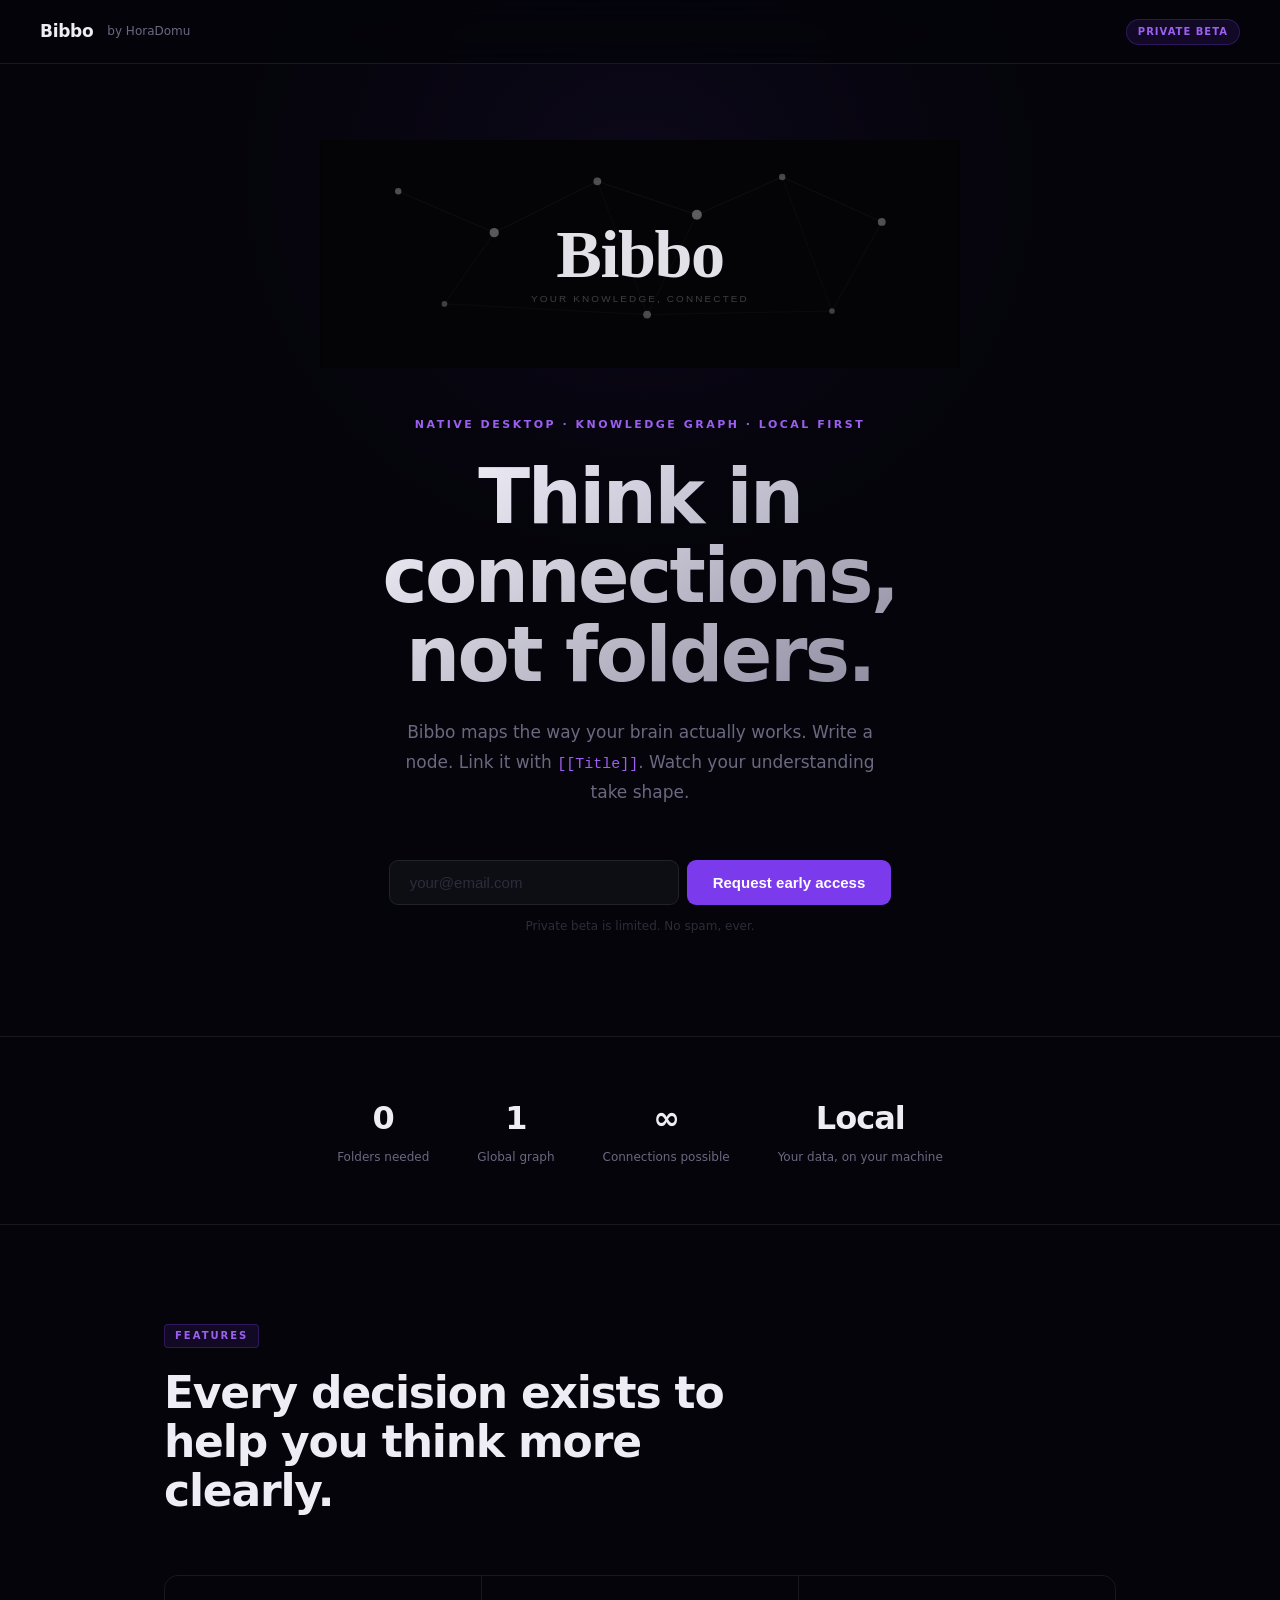
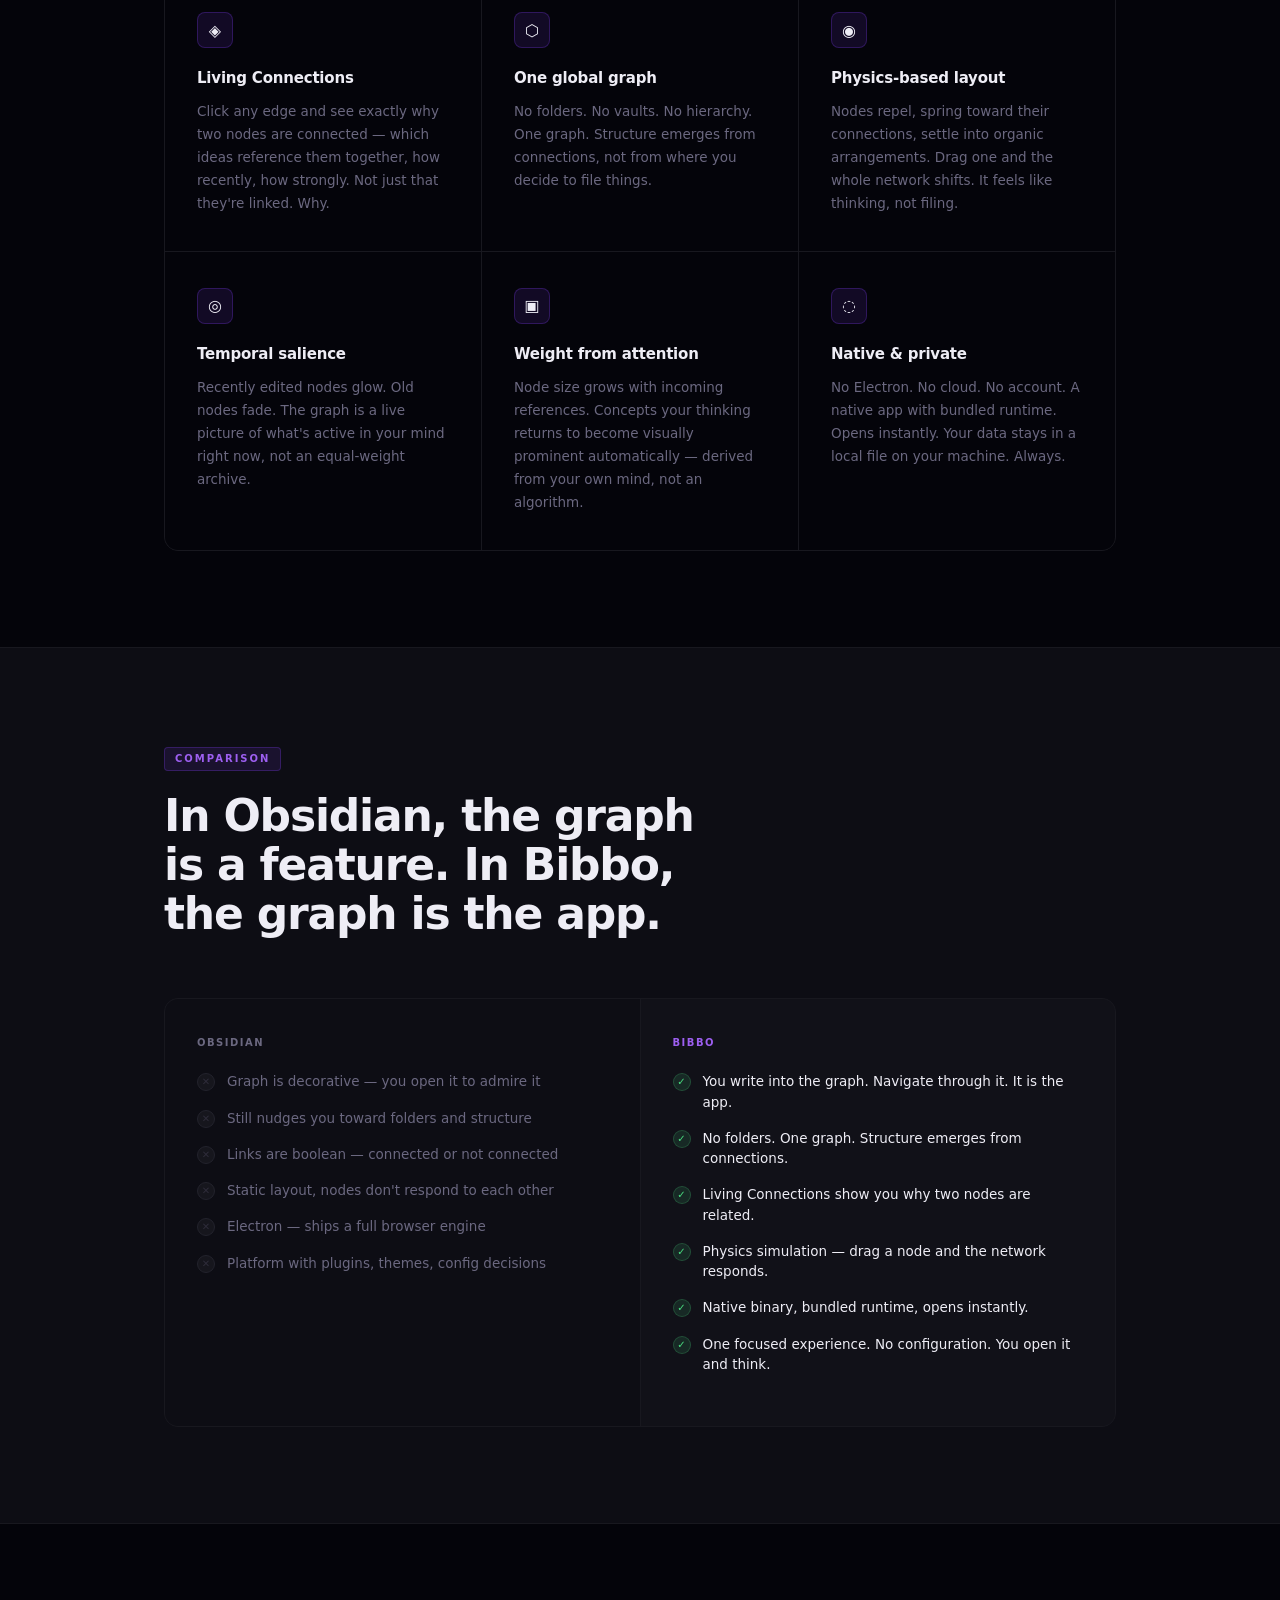
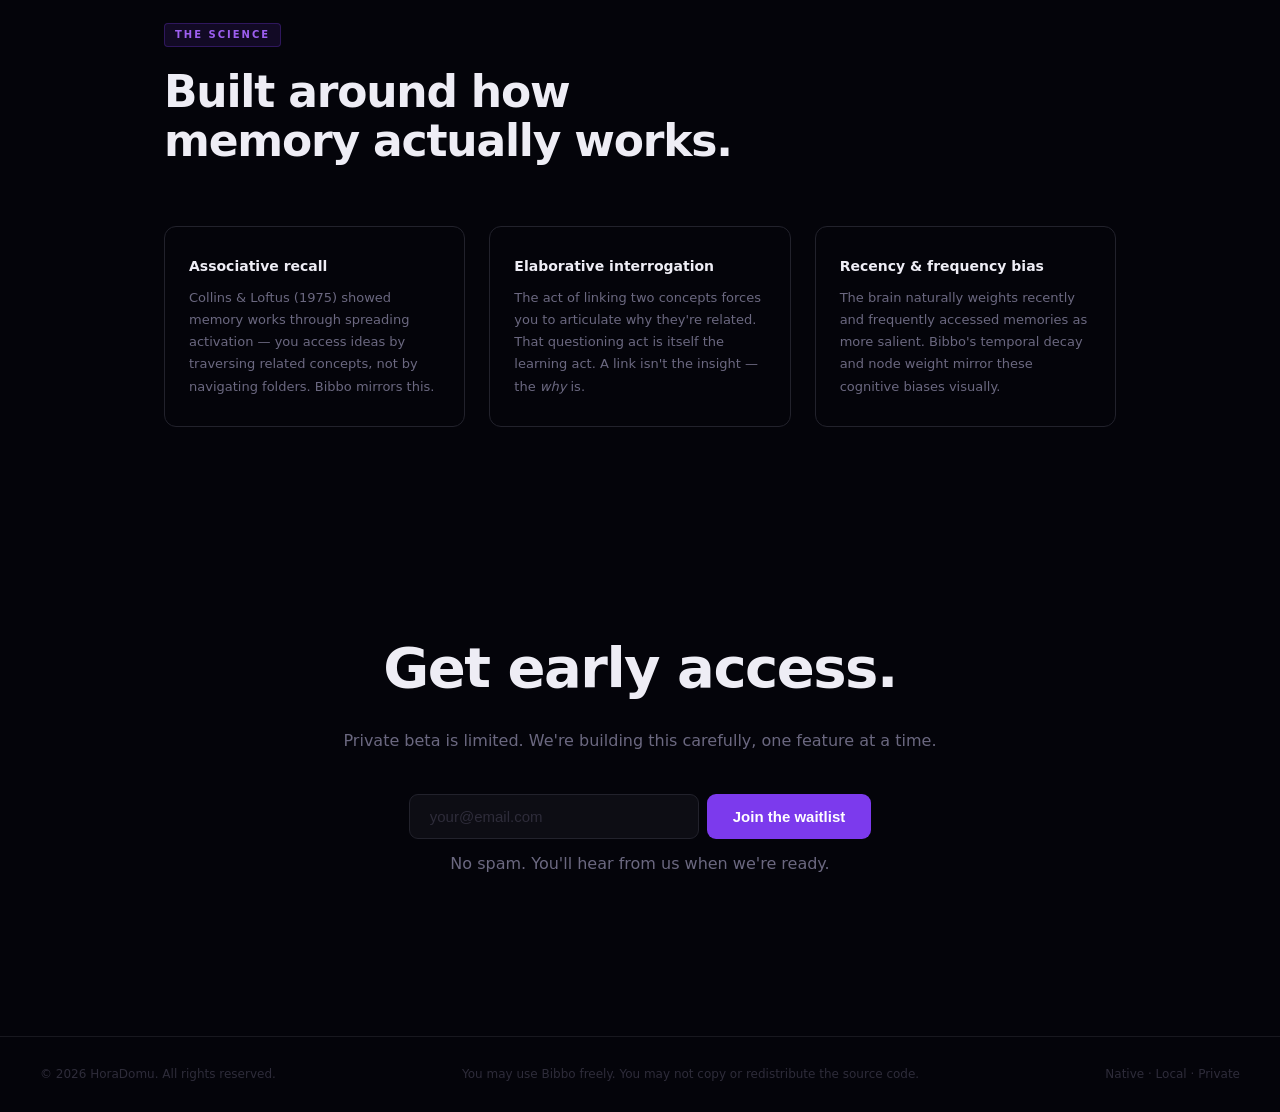
<file: index.html>
<!DOCTYPE html>
<html lang="en">
<head>
  <meta charset="UTF-8" />
  <meta name="viewport" content="width=device-width, initial-scale=1.0" />
  <title>Bibbo — Think in connections, not folders</title>
  <meta name="description" content="A native desktop knowledge graph by HoraDomu. Write nodes. Connections emerge. Private beta — join the waitlist." />
  <meta property="og:title" content="Bibbo — Think in connections, not folders" />
  <meta property="og:description" content="A native desktop knowledge graph. Write nodes. Connections emerge." />
  <meta property="og:type" content="website" />
  <style>
    *, *::before, *::after { box-sizing: border-box; margin: 0; padding: 0; }

    :root {
      --bg:           #04040a;
      --surface:      #0d0d14;
      --surface2:     #111118;
      --border:       #18181f;
      --border2:      #22222c;
      --text:         #eeedf5;
      --muted:        #6b6880;
      --dim:          #2e2c3a;
      --accent:       #7c3aed;
      --accent-mid:   #9d5ff0;
      --accent-glow:  rgba(124, 58, 237, 0.12);
      --accent-border: rgba(124, 58, 237, 0.28);
    }

    html { scroll-behavior: smooth; }

    body {
      background: var(--bg);
      color: var(--text);
      font-family: -apple-system, BlinkMacSystemFont, 'Segoe UI', system-ui, sans-serif;
      line-height: 1.6;
      -webkit-font-smoothing: antialiased;
      overflow-x: hidden;
    }

    /* ─── Nav ─────────────────────────────────────────────── */
    nav {
      position: fixed;
      top: 0; left: 0; right: 0;
      z-index: 100;
      display: flex;
      align-items: center;
      justify-content: space-between;
      padding: 18px 40px;
      background: rgba(4,4,10,0.82);
      backdrop-filter: blur(16px);
      -webkit-backdrop-filter: blur(16px);
      border-bottom: 1px solid var(--border);
    }

    .nav-left {
      display: flex;
      align-items: center;
      gap: 14px;
    }

    .nav-logo {
      font-size: 17px;
      font-weight: 700;
      letter-spacing: -0.3px;
      color: var(--text);
      text-decoration: none;
    }

    .nav-by {
      font-size: 12px;
      color: var(--muted);
    }

    .nav-by a {
      color: var(--muted);
      text-decoration: none;
      transition: color 0.15s;
    }

    .nav-by a:hover { color: var(--text); }

    .beta-pill {
      font-size: 10px;
      font-weight: 600;
      letter-spacing: 1px;
      text-transform: uppercase;
      color: var(--accent-mid);
      background: var(--accent-glow);
      border: 1px solid var(--accent-border);
      border-radius: 20px;
      padding: 4px 11px;
    }

    /* ─── Hero ─────────────────────────────────────────────── */
    .hero {
      min-height: 100vh;
      display: flex;
      flex-direction: column;
      align-items: center;
      justify-content: center;
      text-align: center;
      padding: 140px 24px 100px;
      position: relative;
    }

    .hero-glow {
      position: absolute;
      top: 0; left: 50%;
      transform: translateX(-50%);
      width: 900px;
      height: 600px;
      background: radial-gradient(ellipse at 50% 30%, rgba(124,58,237,0.07) 0%, transparent 65%);
      pointer-events: none;
    }

    .hero-logo {
      width: min(640px, 90vw);
      margin-bottom: 48px;
      opacity: 0.95;
    }

    .hero-eyebrow {
      font-size: 11px;
      font-weight: 600;
      letter-spacing: 2.5px;
      text-transform: uppercase;
      color: var(--accent-mid);
      margin-bottom: 24px;
    }

    .hero h1 {
      font-size: clamp(36px, 6.5vw, 76px);
      font-weight: 700;
      letter-spacing: -2.5px;
      line-height: 1.04;
      max-width: 780px;
      margin-bottom: 24px;
      background: linear-gradient(145deg, #eeedf5 20%, #7b788f 100%);
      -webkit-background-clip: text;
      -webkit-text-fill-color: transparent;
      background-clip: text;
    }

    .hero-sub {
      font-size: 17px;
      color: var(--muted);
      max-width: 480px;
      margin: 0 auto 52px;
      line-height: 1.75;
    }

    /* ─── Waitlist ──────────────────────────────────────────── */
    .waitlist-wrap {
      display: flex;
      flex-direction: column;
      align-items: center;
      gap: 12px;
    }

    .waitlist-form {
      display: flex;
      gap: 8px;
      flex-wrap: wrap;
      justify-content: center;
    }

    .waitlist-form input[type="email"] {
      background: var(--surface);
      border: 1px solid var(--border2);
      border-radius: 9px;
      color: var(--text);
      font-size: 15px;
      padding: 13px 20px;
      width: 290px;
      outline: none;
      transition: border-color 0.2s, box-shadow 0.2s;
    }

    .waitlist-form input::placeholder { color: var(--dim); }

    .waitlist-form input:focus {
      border-color: var(--accent-border);
      box-shadow: 0 0 0 3px var(--accent-glow);
    }

    .waitlist-form button {
      background: var(--accent);
      border: none;
      border-radius: 9px;
      color: #fff;
      cursor: pointer;
      font-size: 15px;
      font-weight: 600;
      padding: 13px 26px;
      transition: background 0.15s, transform 0.1s;
      white-space: nowrap;
    }

    .waitlist-form button:hover { background: var(--accent-mid); }
    .waitlist-form button:active { transform: scale(0.97); }

    .waitlist-note {
      font-size: 12px;
      color: var(--dim);
    }

    .confirmed {
      display: none;
      font-size: 14px;
      color: #4ade80;
      background: rgba(74,222,128,0.08);
      border: 1px solid rgba(74,222,128,0.2);
      border-radius: 8px;
      padding: 10px 20px;
    }

    /* ─── Stats row ─────────────────────────────────────────── */
    .stats {
      display: flex;
      justify-content: center;
      gap: 48px;
      padding: 56px 24px;
      border-top: 1px solid var(--border);
      border-bottom: 1px solid var(--border);
      flex-wrap: wrap;
    }

    .stat { text-align: center; }

    .stat-num {
      font-size: 32px;
      font-weight: 700;
      letter-spacing: -1px;
      color: var(--text);
      display: block;
    }

    .stat-label {
      font-size: 12px;
      color: var(--muted);
      margin-top: 4px;
    }

    /* ─── Features ──────────────────────────────────────────── */
    .section {
      max-width: 1000px;
      margin: 0 auto;
      padding: 96px 24px;
    }

    .section-tag {
      display: inline-block;
      font-size: 10px;
      font-weight: 700;
      letter-spacing: 2px;
      text-transform: uppercase;
      color: var(--accent-mid);
      background: var(--accent-glow);
      border: 1px solid var(--accent-border);
      border-radius: 4px;
      padding: 3px 10px;
      margin-bottom: 20px;
    }

    .section-title {
      font-size: clamp(26px, 4vw, 44px);
      font-weight: 700;
      letter-spacing: -1.2px;
      line-height: 1.12;
      margin-bottom: 60px;
      max-width: 580px;
    }

    .grid {
      display: grid;
      grid-template-columns: repeat(auto-fit, minmax(280px, 1fr));
      gap: 1px;
      border: 1px solid var(--border);
      border-radius: 14px;
      overflow: hidden;
      background: var(--border);
    }

    .card {
      background: var(--bg);
      padding: 36px 32px;
      transition: background 0.18s;
    }

    .card:hover { background: var(--surface); }

    .card-icon {
      width: 36px;
      height: 36px;
      border-radius: 8px;
      background: var(--accent-glow);
      border: 1px solid var(--accent-border);
      display: flex;
      align-items: center;
      justify-content: center;
      margin-bottom: 18px;
      font-size: 16px;
    }

    .card h3 {
      font-size: 15px;
      font-weight: 600;
      letter-spacing: -0.2px;
      margin-bottom: 10px;
      color: var(--text);
    }

    .card p {
      font-size: 13.5px;
      color: var(--muted);
      line-height: 1.7;
    }

    /* ─── vs section ────────────────────────────────────────── */
    .vs-section {
      background: var(--surface);
      border-top: 1px solid var(--border);
      border-bottom: 1px solid var(--border);
    }

    .vs-grid {
      display: grid;
      grid-template-columns: 1fr 1fr;
      gap: 1px;
      background: var(--border);
      border: 1px solid var(--border);
      border-radius: 14px;
      overflow: hidden;
    }

    @media (max-width: 640px) { .vs-grid { grid-template-columns: 1fr; } }

    .vs-col {
      background: var(--surface2);
      padding: 36px 32px;
    }

    .vs-col.theirs { background: var(--surface); }

    .vs-col-label {
      font-size: 10px;
      font-weight: 700;
      letter-spacing: 1.5px;
      text-transform: uppercase;
      color: var(--muted);
      margin-bottom: 20px;
    }

    .vs-col.ours .vs-col-label { color: var(--accent-mid); }

    .vs-row {
      display: flex;
      align-items: flex-start;
      gap: 12px;
      margin-bottom: 16px;
    }

    .vs-icon {
      width: 18px;
      height: 18px;
      border-radius: 50%;
      display: flex;
      align-items: center;
      justify-content: center;
      font-size: 10px;
      flex-shrink: 0;
      margin-top: 2px;
    }

    .vs-icon.yes { background: rgba(74,222,128,0.12); color: #4ade80; border: 1px solid rgba(74,222,128,0.2); }
    .vs-icon.no  { background: rgba(255,255,255,0.04); color: var(--dim); border: 1px solid var(--border2); }

    .vs-text {
      font-size: 13.5px;
      line-height: 1.5;
    }

    .vs-text.active { color: var(--text); }
    .vs-text.passive { color: var(--muted); }

    /* ─── Science ───────────────────────────────────────────── */
    .science-grid {
      display: grid;
      grid-template-columns: 1fr 1fr 1fr;
      gap: 24px;
    }

    @media (max-width: 720px) { .science-grid { grid-template-columns: 1fr; } }

    .sci-card {
      border: 1px solid var(--border2);
      border-radius: 12px;
      padding: 28px 24px;
    }

    .sci-card h3 {
      font-size: 14px;
      font-weight: 600;
      color: var(--text);
      margin-bottom: 10px;
    }

    .sci-card p {
      font-size: 13px;
      color: var(--muted);
      line-height: 1.7;
    }

    /* ─── Bottom CTA ────────────────────────────────────────── */
    .cta {
      text-align: center;
      padding: 100px 24px 120px;
    }

    .cta h2 {
      font-size: clamp(30px, 5vw, 56px);
      font-weight: 700;
      letter-spacing: -1.5px;
      margin-bottom: 16px;
    }

    .cta p {
      font-size: 16px;
      color: var(--muted);
      margin-bottom: 40px;
    }

    /* ─── Footer ────────────────────────────────────────────── */
    footer {
      border-top: 1px solid var(--border);
      padding: 28px 40px;
      display: flex;
      align-items: center;
      justify-content: space-between;
      flex-wrap: wrap;
      gap: 12px;
    }

    footer p, footer a {
      font-size: 12px;
      color: var(--dim);
      text-decoration: none;
    }

    footer a:hover { color: var(--muted); }

    @media (max-width: 600px) {
      nav { padding: 16px 20px; }
      footer { flex-direction: column; }
    }
  </style>
</head>
<body>

  <!-- Nav -->
  <nav>
    <div class="nav-left">
      <a class="nav-logo" href="#">Bibbo</a>
      <span class="nav-by">by <a href="https://github.com/HoraDomu" target="_blank" rel="noopener">HoraDomu</a></span>
    </div>
    <span class="beta-pill">Private Beta</span>
  </nav>

  <!-- Hero -->
  <section class="hero">
    <div class="hero-glow"></div>
    <img class="hero-logo" src="logo.svg" alt="Bibbo" />
    <p class="hero-eyebrow">Native desktop · Knowledge graph · Local first</p>
    <h1>Think in connections,<br/>not folders.</h1>
    <p class="hero-sub">
      Bibbo maps the way your brain actually works.
      Write a node. Link it with <code style="font-family:monospace;font-size:15px;color:#9d5ff0;">[[Title]]</code>. Watch your understanding take shape.
    </p>

    <div class="waitlist-wrap">
      <form class="waitlist-form" id="form1" onsubmit="join(event,'form1','done1','email1')">
        <input type="email" id="email1" placeholder="your@email.com" required />
        <button type="submit">Request early access</button>
      </form>
      <p class="waitlist-note">Private beta is limited. No spam, ever.</p>
      <p class="confirmed" id="done1">You're on the list — we'll reach out when you're up.</p>
    </div>
  </section>

  <!-- Stats -->
  <div class="stats">
    <div class="stat">
      <span class="stat-num">0</span>
      <p class="stat-label">Folders needed</p>
    </div>
    <div class="stat">
      <span class="stat-num">1</span>
      <p class="stat-label">Global graph</p>
    </div>
    <div class="stat">
      <span class="stat-num">∞</span>
      <p class="stat-label">Connections possible</p>
    </div>
    <div class="stat">
      <span class="stat-num">Local</span>
      <p class="stat-label">Your data, on your machine</p>
    </div>
  </div>

  <!-- Features -->
  <div class="section">
    <span class="section-tag">Features</span>
    <h2 class="section-title">Every decision exists to help you think more clearly.</h2>

    <div class="grid">
      <div class="card">
        <div class="card-icon">◈</div>
        <h3>Living Connections</h3>
        <p>Click any edge and see exactly why two nodes are connected — which ideas reference them together, how recently, how strongly. Not just that they're linked. Why.</p>
      </div>
      <div class="card">
        <div class="card-icon">⬡</div>
        <h3>One global graph</h3>
        <p>No folders. No vaults. No hierarchy. One graph. Structure emerges from connections, not from where you decide to file things.</p>
      </div>
      <div class="card">
        <div class="card-icon">◉</div>
        <h3>Physics-based layout</h3>
        <p>Nodes repel, spring toward their connections, settle into organic arrangements. Drag one and the whole network shifts. It feels like thinking, not filing.</p>
      </div>
      <div class="card">
        <div class="card-icon">◎</div>
        <h3>Temporal salience</h3>
        <p>Recently edited nodes glow. Old nodes fade. The graph is a live picture of what's active in your mind right now, not an equal-weight archive.</p>
      </div>
      <div class="card">
        <div class="card-icon">▣</div>
        <h3>Weight from attention</h3>
        <p>Node size grows with incoming references. Concepts your thinking returns to become visually prominent automatically — derived from your own mind, not an algorithm.</p>
      </div>
      <div class="card">
        <div class="card-icon">◌</div>
        <h3>Native &amp; private</h3>
        <p>No Electron. No cloud. No account. A native app with bundled runtime. Opens instantly. Your data stays in a local file on your machine. Always.</p>
      </div>
    </div>
  </div>

  <!-- vs Obsidian -->
  <div class="vs-section">
    <div class="section">
      <span class="section-tag">Comparison</span>
      <h2 class="section-title">In Obsidian, the graph is a feature. In Bibbo, the graph is the app.</h2>

      <div class="vs-grid">
        <div class="vs-col theirs">
          <p class="vs-col-label">Obsidian</p>
          <div class="vs-row"><div class="vs-icon no">✕</div><p class="vs-text passive">Graph is decorative — you open it to admire it</p></div>
          <div class="vs-row"><div class="vs-icon no">✕</div><p class="vs-text passive">Still nudges you toward folders and structure</p></div>
          <div class="vs-row"><div class="vs-icon no">✕</div><p class="vs-text passive">Links are boolean — connected or not connected</p></div>
          <div class="vs-row"><div class="vs-icon no">✕</div><p class="vs-text passive">Static layout, nodes don't respond to each other</p></div>
          <div class="vs-row"><div class="vs-icon no">✕</div><p class="vs-text passive">Electron — ships a full browser engine</p></div>
          <div class="vs-row"><div class="vs-icon no">✕</div><p class="vs-text passive">Platform with plugins, themes, config decisions</p></div>
        </div>
        <div class="vs-col ours">
          <p class="vs-col-label">Bibbo</p>
          <div class="vs-row"><div class="vs-icon yes">✓</div><p class="vs-text active">You write into the graph. Navigate through it. It is the app.</p></div>
          <div class="vs-row"><div class="vs-icon yes">✓</div><p class="vs-text active">No folders. One graph. Structure emerges from connections.</p></div>
          <div class="vs-row"><div class="vs-icon yes">✓</div><p class="vs-text active">Living Connections show you why two nodes are related.</p></div>
          <div class="vs-row"><div class="vs-icon yes">✓</div><p class="vs-text active">Physics simulation — drag a node and the network responds.</p></div>
          <div class="vs-row"><div class="vs-icon yes">✓</div><p class="vs-text active">Native binary, bundled runtime, opens instantly.</p></div>
          <div class="vs-row"><div class="vs-icon yes">✓</div><p class="vs-text active">One focused experience. No configuration. You open it and think.</p></div>
        </div>
      </div>
    </div>
  </div>

  <!-- Science -->
  <div class="section">
    <span class="section-tag">The science</span>
    <h2 class="section-title">Built around how memory actually works.</h2>

    <div class="science-grid">
      <div class="sci-card">
        <h3>Associative recall</h3>
        <p>Collins &amp; Loftus (1975) showed memory works through spreading activation — you access ideas by traversing related concepts, not by navigating folders. Bibbo mirrors this.</p>
      </div>
      <div class="sci-card">
        <h3>Elaborative interrogation</h3>
        <p>The act of linking two concepts forces you to articulate why they're related. That questioning act is itself the learning act. A link isn't the insight — the <em>why</em> is.</p>
      </div>
      <div class="sci-card">
        <h3>Recency &amp; frequency bias</h3>
        <p>The brain naturally weights recently and frequently accessed memories as more salient. Bibbo's temporal decay and node weight mirror these cognitive biases visually.</p>
      </div>
    </div>
  </div>

  <!-- Bottom CTA -->
  <div class="cta">
    <h2>Get early access.</h2>
    <p>Private beta is limited. We're building this carefully, one feature at a time.</p>

    <div class="waitlist-wrap">
      <form class="waitlist-form" id="form2" onsubmit="join(event,'form2','done2','email2')">
        <input type="email" id="email2" placeholder="your@email.com" required />
        <button type="submit">Join the waitlist</button>
      </form>
      <p class="waitlist-note">No spam. You'll hear from us when we're ready.</p>
      <p class="confirmed" id="done2">You're on the list — we'll reach out when you're up.</p>
    </div>
  </div>

  <!-- Footer -->
  <footer>
    <p>© 2026 <a href="https://github.com/HoraDomu" target="_blank" rel="noopener">HoraDomu</a>. All rights reserved.</p>
    <p>You may use Bibbo freely. You may not copy or redistribute the source code.</p>
    <p>Native · Local · Private</p>
  </footer>

  <script>
    function join(e, formId, doneId, emailId) {
      e.preventDefault();
      const email = encodeURIComponent(document.getElementById(emailId).value);
      window.location.href =
        'mailto:dommcpro@gmail.com?subject=Bibbo%20Waitlist&body=Please%20add%20me%20to%20the%20Bibbo%20waitlist%3A%20' + email;
      document.getElementById(doneId).style.display = 'block';
      document.getElementById(formId).style.display = 'none';
    }
  </script>

</body>
</html>
</file>
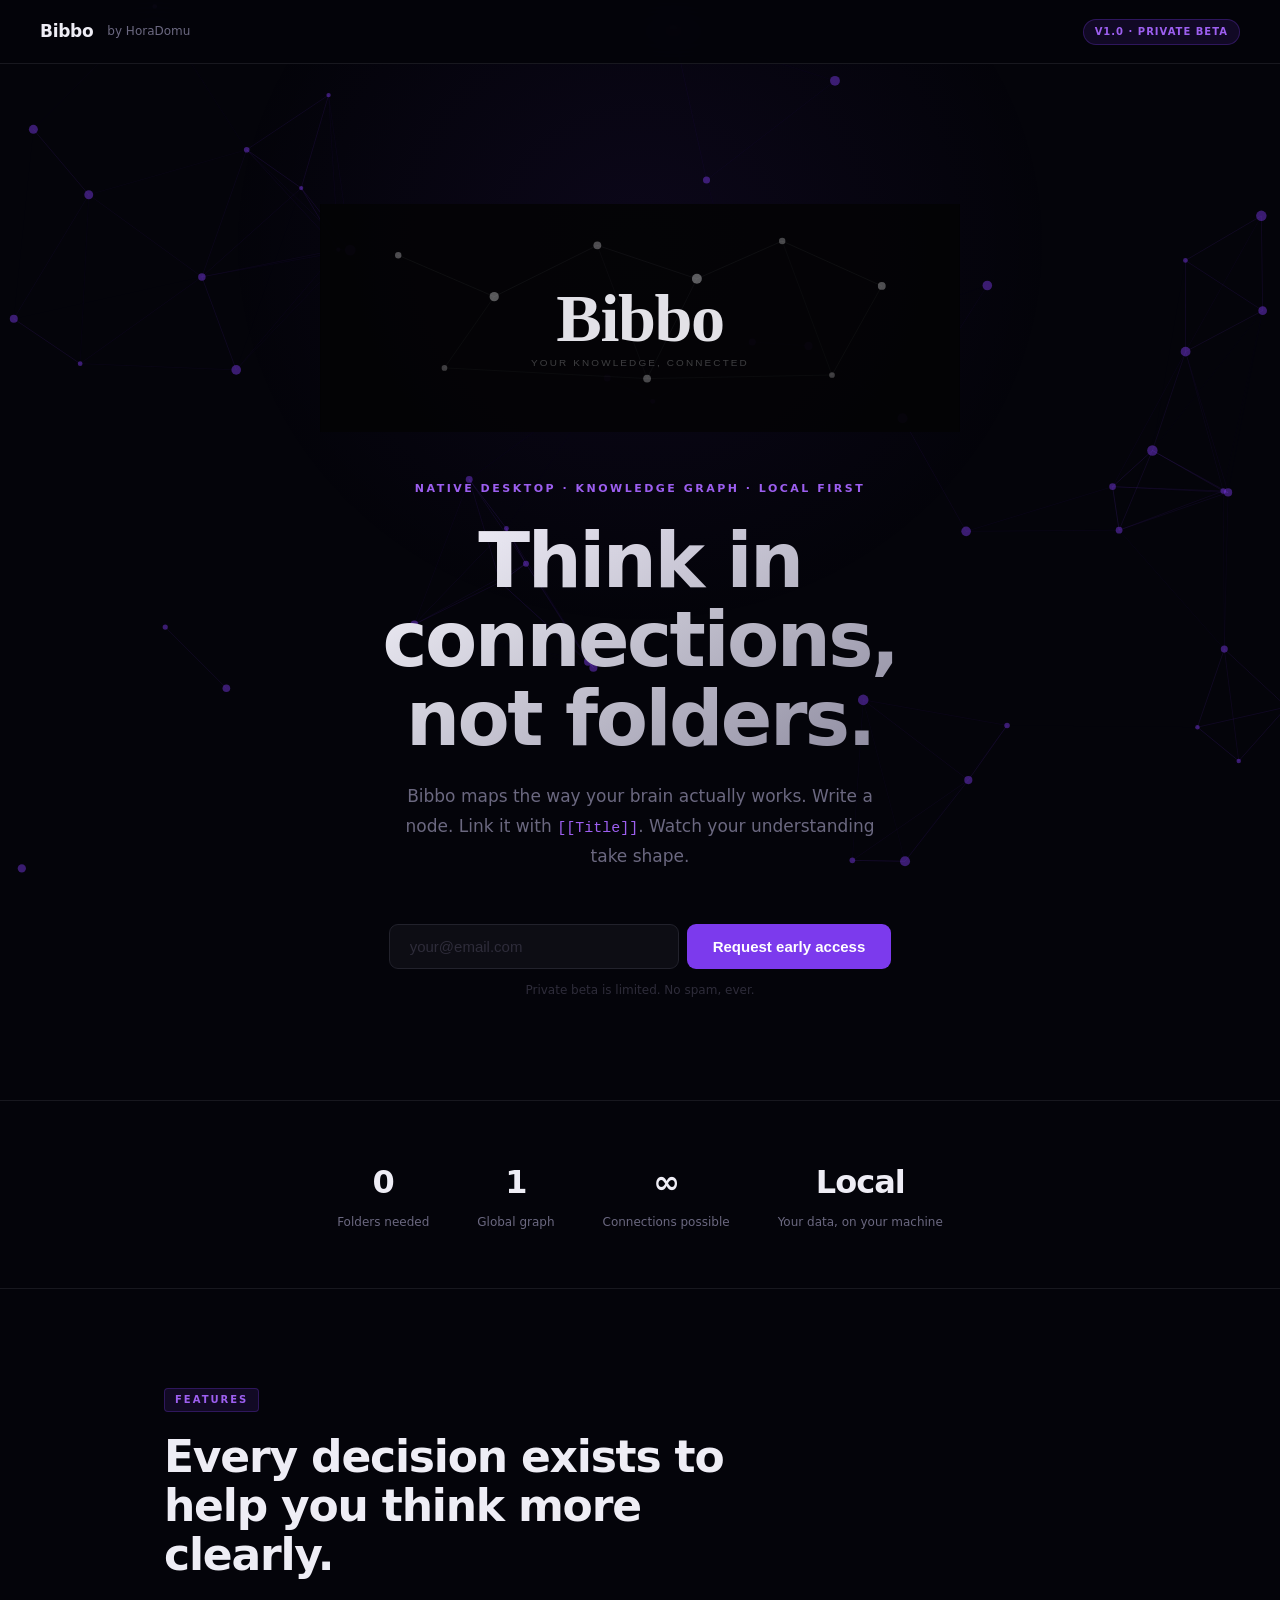
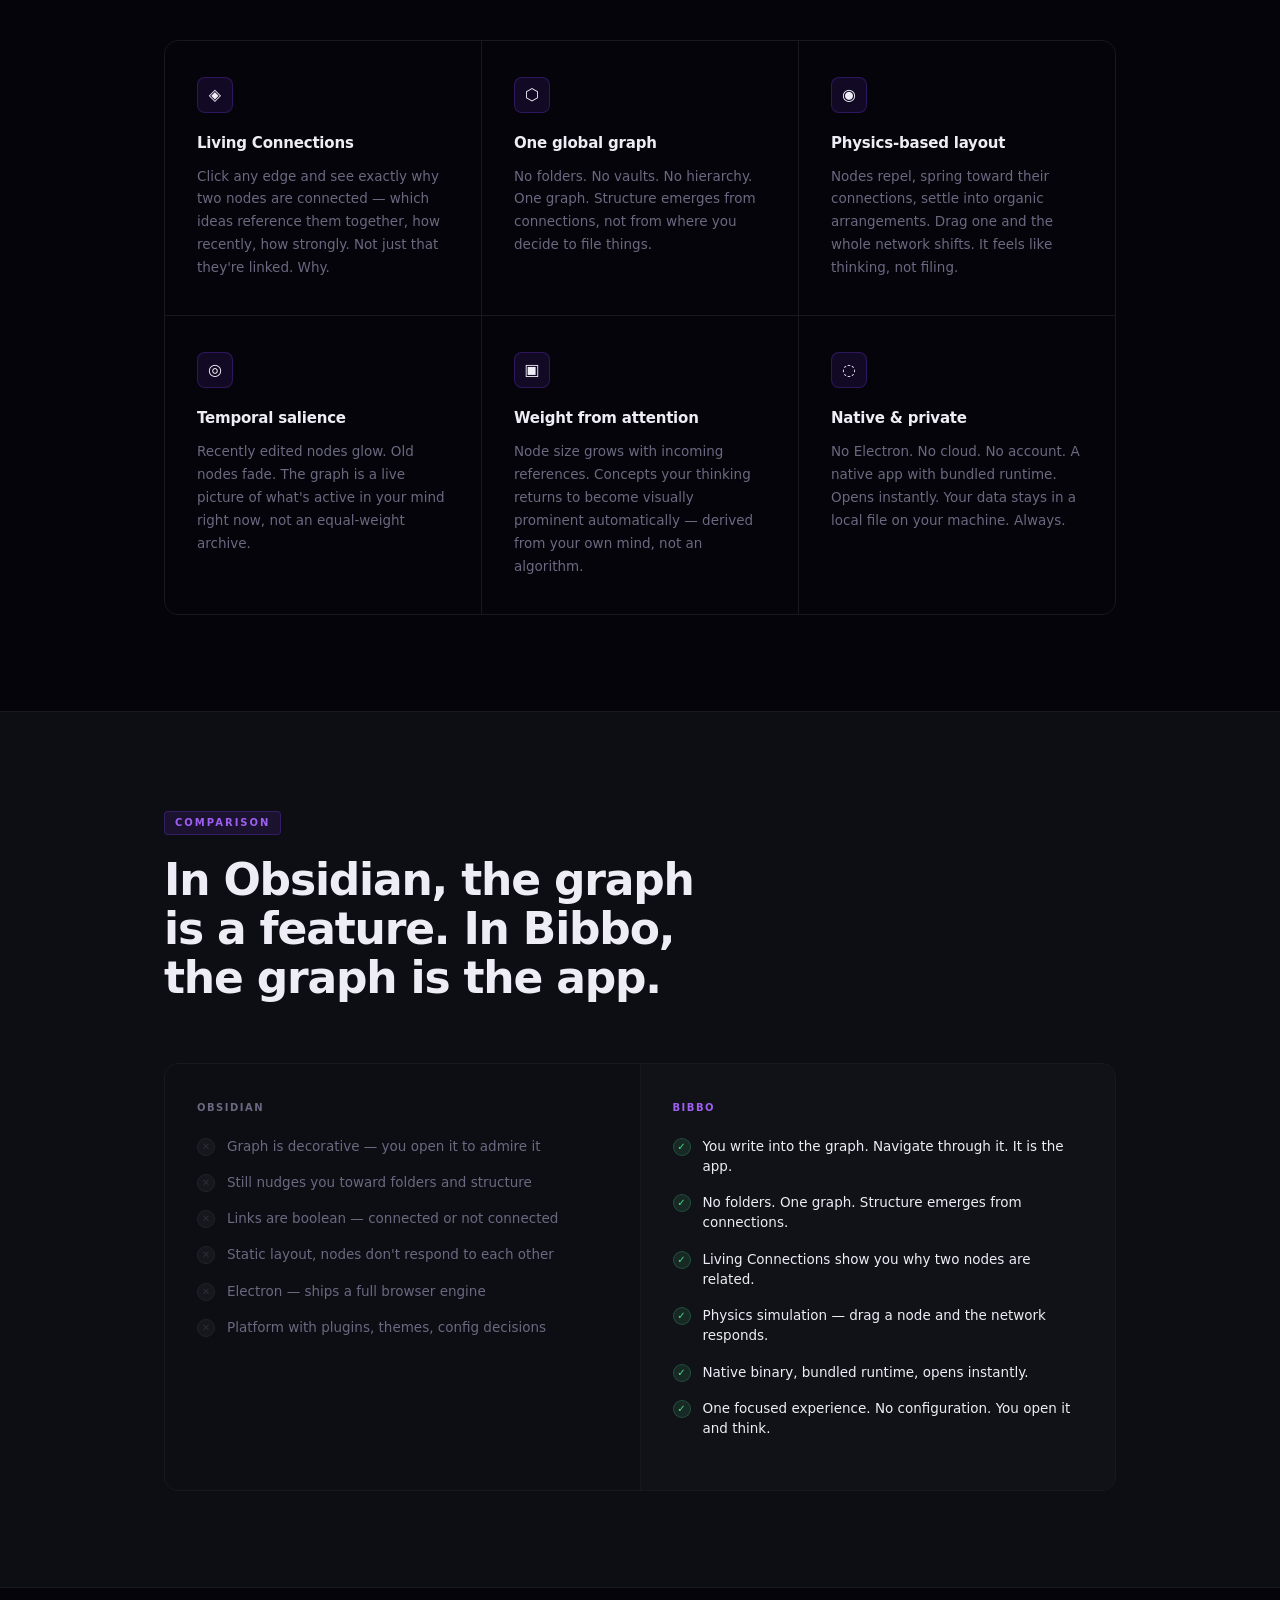
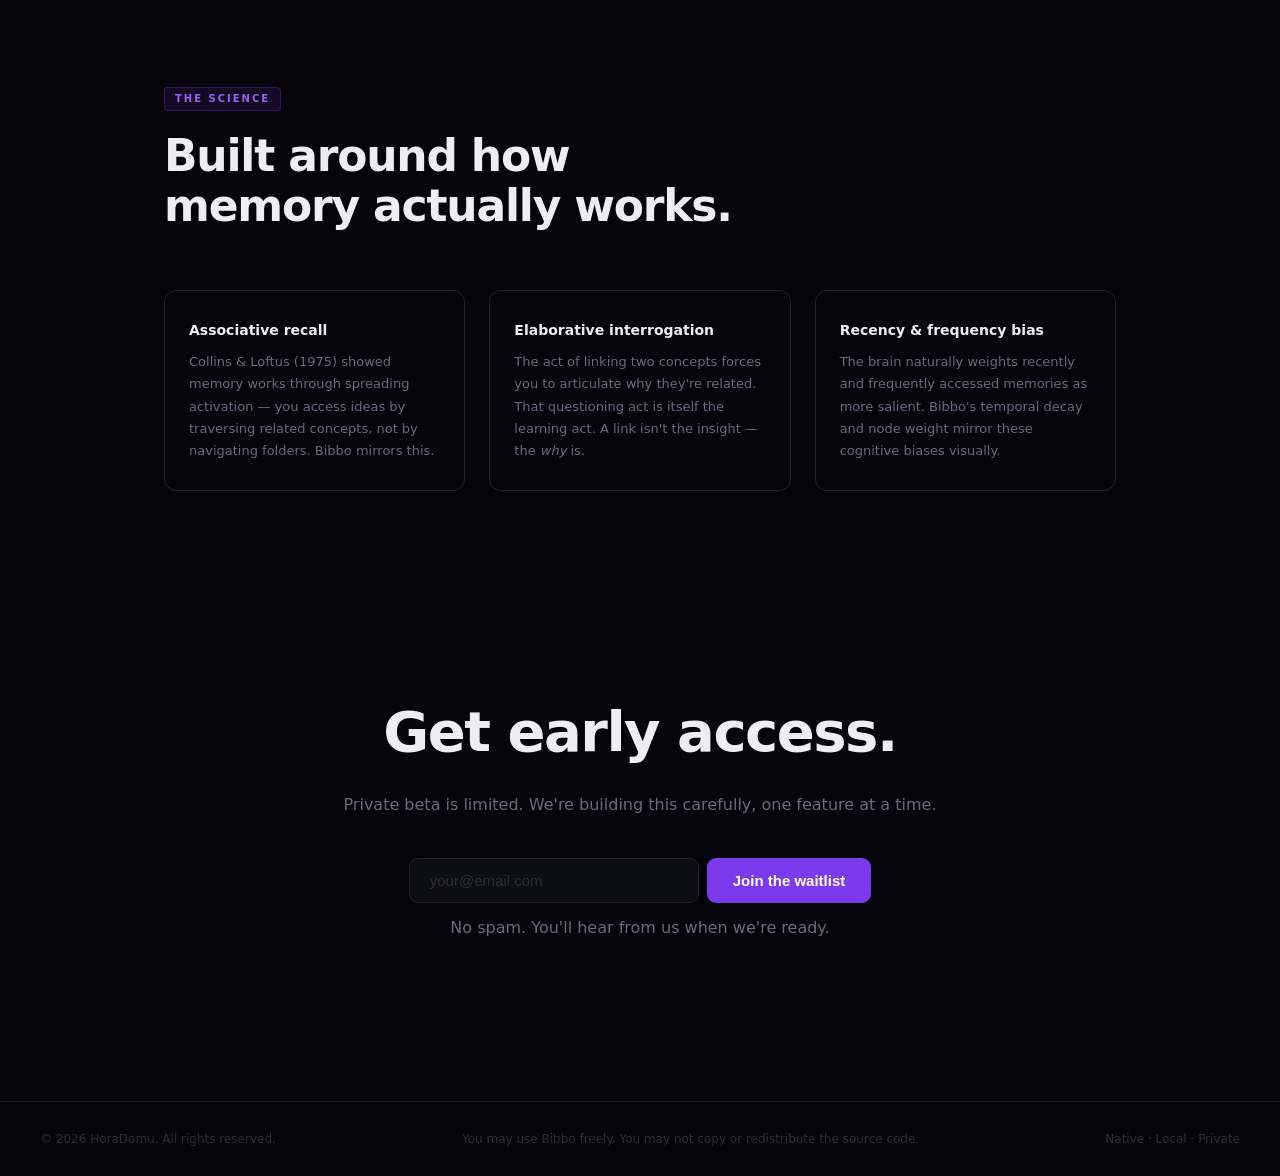
<file: docs/index.html>
<!DOCTYPE html>
<html lang="en">
<head>
  <meta charset="UTF-8" />
  <meta name="viewport" content="width=device-width, initial-scale=1.0" />
  <title>Bibbo — Think in connections, not folders</title>
  <meta name="description" content="A native desktop knowledge graph by HoraDomu. Write nodes. Connections emerge. Private beta — join the waitlist." />
  <meta property="og:title" content="Bibbo — Think in connections, not folders" />
  <meta property="og:description" content="A native desktop knowledge graph. Write nodes. Connections emerge." />
  <meta property="og:type" content="website" />
  <style>
    *, *::before, *::after { box-sizing: border-box; margin: 0; padding: 0; }

    :root {
      --bg:           #04040a;
      --surface:      #0d0d14;
      --surface2:     #111118;
      --border:       #18181f;
      --border2:      #22222c;
      --text:         #eeedf5;
      --muted:        #6b6880;
      --dim:          #2e2c3a;
      --accent:       #7c3aed;
      --accent-mid:   #9d5ff0;
      --accent-glow:  rgba(124, 58, 237, 0.12);
      --accent-border: rgba(124, 58, 237, 0.28);
    }

    html { scroll-behavior: smooth; }

    body {
      background: var(--bg);
      color: var(--text);
      font-family: -apple-system, BlinkMacSystemFont, 'Segoe UI', system-ui, sans-serif;
      line-height: 1.6;
      -webkit-font-smoothing: antialiased;
      overflow-x: hidden;
    }

    /* ─── Nav ─────────────────────────────────────────────── */
    nav {
      position: fixed;
      top: 0; left: 0; right: 0;
      z-index: 100;
      display: flex;
      align-items: center;
      justify-content: space-between;
      padding: 18px 40px;
      background: rgba(4,4,10,0.82);
      backdrop-filter: blur(16px);
      -webkit-backdrop-filter: blur(16px);
      border-bottom: 1px solid var(--border);
    }

    .nav-left {
      display: flex;
      align-items: center;
      gap: 14px;
    }

    .nav-logo {
      font-size: 17px;
      font-weight: 700;
      letter-spacing: -0.3px;
      color: var(--text);
      text-decoration: none;
    }

    .nav-by {
      font-size: 12px;
      color: var(--muted);
    }

    .nav-by a {
      color: var(--muted);
      text-decoration: none;
      transition: color 0.15s;
    }

    .nav-by a:hover { color: var(--text); }

    .beta-pill {
      font-size: 10px;
      font-weight: 600;
      letter-spacing: 1px;
      text-transform: uppercase;
      color: var(--accent-mid);
      background: var(--accent-glow);
      border: 1px solid var(--accent-border);
      border-radius: 20px;
      padding: 4px 11px;
    }

    /* ─── Hero ─────────────────────────────────────────────── */
    .hero {
      min-height: 100vh;
      display: flex;
      flex-direction: column;
      align-items: center;
      justify-content: center;
      text-align: center;
      padding: 140px 24px 100px;
      position: relative;
    }

    .hero-glow {
      position: absolute;
      top: 0; left: 50%;
      transform: translateX(-50%);
      width: 900px;
      height: 600px;
      background: radial-gradient(ellipse at 50% 30%, rgba(124,58,237,0.07) 0%, transparent 65%);
      pointer-events: none;
    }

    .hero-logo {
      width: min(640px, 90vw);
      margin-bottom: 48px;
      opacity: 0.95;
    }

    .hero-eyebrow {
      font-size: 11px;
      font-weight: 600;
      letter-spacing: 2.5px;
      text-transform: uppercase;
      color: var(--accent-mid);
      margin-bottom: 24px;
    }

    .hero h1 {
      font-size: clamp(36px, 6.5vw, 76px);
      font-weight: 700;
      letter-spacing: -2.5px;
      line-height: 1.04;
      max-width: 780px;
      margin-bottom: 24px;
      background: linear-gradient(145deg, #eeedf5 20%, #7b788f 100%);
      -webkit-background-clip: text;
      -webkit-text-fill-color: transparent;
      background-clip: text;
    }

    .hero-sub {
      font-size: 17px;
      color: var(--muted);
      max-width: 480px;
      margin: 0 auto 52px;
      line-height: 1.75;
    }

    /* ─── Waitlist ──────────────────────────────────────────── */
    .waitlist-wrap {
      display: flex;
      flex-direction: column;
      align-items: center;
      gap: 12px;
    }

    .waitlist-form {
      display: flex;
      gap: 8px;
      flex-wrap: wrap;
      justify-content: center;
    }

    .waitlist-form input[type="email"] {
      background: var(--surface);
      border: 1px solid var(--border2);
      border-radius: 9px;
      color: var(--text);
      font-size: 15px;
      padding: 13px 20px;
      width: 290px;
      outline: none;
      transition: border-color 0.2s, box-shadow 0.2s;
    }

    .waitlist-form input::placeholder { color: var(--dim); }

    .waitlist-form input:focus {
      border-color: var(--accent-border);
      box-shadow: 0 0 0 3px var(--accent-glow);
    }

    .waitlist-form button {
      background: var(--accent);
      border: none;
      border-radius: 9px;
      color: #fff;
      cursor: pointer;
      font-size: 15px;
      font-weight: 600;
      padding: 13px 26px;
      transition: background 0.15s, transform 0.1s;
      white-space: nowrap;
    }

    .waitlist-form button:hover { background: var(--accent-mid); }
    .waitlist-form button:active { transform: scale(0.97); }

    .waitlist-note {
      font-size: 12px;
      color: var(--dim);
    }

    .confirmed {
      display: none;
      font-size: 14px;
      color: #4ade80;
      background: rgba(74,222,128,0.08);
      border: 1px solid rgba(74,222,128,0.2);
      border-radius: 8px;
      padding: 10px 20px;
    }

    /* ─── Stats row ─────────────────────────────────────────── */
    .stats {
      display: flex;
      justify-content: center;
      gap: 48px;
      padding: 56px 24px;
      border-top: 1px solid var(--border);
      border-bottom: 1px solid var(--border);
      flex-wrap: wrap;
    }

    .stat { text-align: center; }

    .stat-num {
      font-size: 32px;
      font-weight: 700;
      letter-spacing: -1px;
      color: var(--text);
      display: block;
    }

    .stat-label {
      font-size: 12px;
      color: var(--muted);
      margin-top: 4px;
    }

    /* ─── Features ──────────────────────────────────────────── */
    .section {
      max-width: 1000px;
      margin: 0 auto;
      padding: 96px 24px;
    }

    .section-tag {
      display: inline-block;
      font-size: 10px;
      font-weight: 700;
      letter-spacing: 2px;
      text-transform: uppercase;
      color: var(--accent-mid);
      background: var(--accent-glow);
      border: 1px solid var(--accent-border);
      border-radius: 4px;
      padding: 3px 10px;
      margin-bottom: 20px;
    }

    .section-title {
      font-size: clamp(26px, 4vw, 44px);
      font-weight: 700;
      letter-spacing: -1.2px;
      line-height: 1.12;
      margin-bottom: 60px;
      max-width: 580px;
    }

    .grid {
      display: grid;
      grid-template-columns: repeat(auto-fit, minmax(280px, 1fr));
      gap: 1px;
      border: 1px solid var(--border);
      border-radius: 14px;
      overflow: hidden;
      background: var(--border);
    }

    .card {
      background: var(--bg);
      padding: 36px 32px;
      transition: background 0.18s;
    }

    .card:hover { background: var(--surface); }

    .card-icon {
      width: 36px;
      height: 36px;
      border-radius: 8px;
      background: var(--accent-glow);
      border: 1px solid var(--accent-border);
      display: flex;
      align-items: center;
      justify-content: center;
      margin-bottom: 18px;
      font-size: 16px;
    }

    .card h3 {
      font-size: 15px;
      font-weight: 600;
      letter-spacing: -0.2px;
      margin-bottom: 10px;
      color: var(--text);
    }

    .card p {
      font-size: 13.5px;
      color: var(--muted);
      line-height: 1.7;
    }

    /* ─── vs section ────────────────────────────────────────── */
    .vs-section {
      background: var(--surface);
      border-top: 1px solid var(--border);
      border-bottom: 1px solid var(--border);
    }

    .vs-grid {
      display: grid;
      grid-template-columns: 1fr 1fr;
      gap: 1px;
      background: var(--border);
      border: 1px solid var(--border);
      border-radius: 14px;
      overflow: hidden;
    }

    @media (max-width: 640px) { .vs-grid { grid-template-columns: 1fr; } }

    .vs-col {
      background: var(--surface2);
      padding: 36px 32px;
    }

    .vs-col.theirs { background: var(--surface); }

    .vs-col-label {
      font-size: 10px;
      font-weight: 700;
      letter-spacing: 1.5px;
      text-transform: uppercase;
      color: var(--muted);
      margin-bottom: 20px;
    }

    .vs-col.ours .vs-col-label { color: var(--accent-mid); }

    .vs-row {
      display: flex;
      align-items: flex-start;
      gap: 12px;
      margin-bottom: 16px;
    }

    .vs-icon {
      width: 18px;
      height: 18px;
      border-radius: 50%;
      display: flex;
      align-items: center;
      justify-content: center;
      font-size: 10px;
      flex-shrink: 0;
      margin-top: 2px;
    }

    .vs-icon.yes { background: rgba(74,222,128,0.12); color: #4ade80; border: 1px solid rgba(74,222,128,0.2); }
    .vs-icon.no  { background: rgba(255,255,255,0.04); color: var(--dim); border: 1px solid var(--border2); }

    .vs-text {
      font-size: 13.5px;
      line-height: 1.5;
    }

    .vs-text.active { color: var(--text); }
    .vs-text.passive { color: var(--muted); }

    /* ─── Science ───────────────────────────────────────────── */
    .science-grid {
      display: grid;
      grid-template-columns: 1fr 1fr 1fr;
      gap: 24px;
    }

    @media (max-width: 720px) { .science-grid { grid-template-columns: 1fr; } }

    .sci-card {
      border: 1px solid var(--border2);
      border-radius: 12px;
      padding: 28px 24px;
    }

    .sci-card h3 {
      font-size: 14px;
      font-weight: 600;
      color: var(--text);
      margin-bottom: 10px;
    }

    .sci-card p {
      font-size: 13px;
      color: var(--muted);
      line-height: 1.7;
    }

    /* ─── Bottom CTA ────────────────────────────────────────── */
    .cta {
      text-align: center;
      padding: 100px 24px 120px;
    }

    .cta h2 {
      font-size: clamp(30px, 5vw, 56px);
      font-weight: 700;
      letter-spacing: -1.5px;
      margin-bottom: 16px;
    }

    .cta p {
      font-size: 16px;
      color: var(--muted);
      margin-bottom: 40px;
    }

    /* ─── Footer ────────────────────────────────────────────── */
    footer {
      border-top: 1px solid var(--border);
      padding: 28px 40px;
      display: flex;
      align-items: center;
      justify-content: space-between;
      flex-wrap: wrap;
      gap: 12px;
    }

    footer p, footer a {
      font-size: 12px;
      color: var(--dim);
      text-decoration: none;
    }

    footer a:hover { color: var(--muted); }

    @media (max-width: 600px) {
      nav { padding: 16px 20px; }
      footer { flex-direction: column; }
    }

    #bg-canvas {
      position: fixed;
      inset: 0;
      z-index: 0;
      pointer-events: none;
    }

    body > *:not(#bg-canvas) { position: relative; z-index: 1; }
  </style>
</head>
<body>

<canvas id="bg-canvas"></canvas>

  <!-- Nav -->
  <nav>
    <div class="nav-left">
      <a class="nav-logo" href="#">Bibbo</a>
      <span class="nav-by">by <a href="https://github.com/HoraDomu" target="_blank" rel="noopener">HoraDomu</a></span>
    </div>
    <span class="beta-pill">v1.0 · Private Beta</span>
  </nav>

  <!-- Hero -->
  <section class="hero">
    <div class="hero-glow"></div>
    <img class="hero-logo" src="logo.svg" alt="Bibbo" />
    <p class="hero-eyebrow">Native desktop · Knowledge graph · Local first</p>
    <h1>Think in connections,<br/>not folders.</h1>
    <p class="hero-sub">
      Bibbo maps the way your brain actually works.
      Write a node. Link it with <code style="font-family:monospace;font-size:15px;color:#9d5ff0;">[[Title]]</code>. Watch your understanding take shape.
    </p>

    <div class="waitlist-wrap">
      <form class="waitlist-form" id="form1" onsubmit="join(event,'form1','done1','email1')">
        <input type="email" id="email1" placeholder="your@email.com" required />
        <button type="submit">Request early access</button>
      </form>
      <p class="waitlist-note">Private beta is limited. No spam, ever.</p>
      <p class="confirmed" id="done1">You're on the list — we'll reach out when you're up.</p>
    </div>
  </section>

  <!-- Stats -->
  <div class="stats">
    <div class="stat">
      <span class="stat-num">0</span>
      <p class="stat-label">Folders needed</p>
    </div>
    <div class="stat">
      <span class="stat-num">1</span>
      <p class="stat-label">Global graph</p>
    </div>
    <div class="stat">
      <span class="stat-num">∞</span>
      <p class="stat-label">Connections possible</p>
    </div>
    <div class="stat">
      <span class="stat-num">Local</span>
      <p class="stat-label">Your data, on your machine</p>
    </div>
  </div>

  <!-- Features -->
  <div class="section">
    <span class="section-tag">Features</span>
    <h2 class="section-title">Every decision exists to help you think more clearly.</h2>

    <div class="grid">
      <div class="card">
        <div class="card-icon">◈</div>
        <h3>Living Connections</h3>
        <p>Click any edge and see exactly why two nodes are connected — which ideas reference them together, how recently, how strongly. Not just that they're linked. Why.</p>
      </div>
      <div class="card">
        <div class="card-icon">⬡</div>
        <h3>One global graph</h3>
        <p>No folders. No vaults. No hierarchy. One graph. Structure emerges from connections, not from where you decide to file things.</p>
      </div>
      <div class="card">
        <div class="card-icon">◉</div>
        <h3>Physics-based layout</h3>
        <p>Nodes repel, spring toward their connections, settle into organic arrangements. Drag one and the whole network shifts. It feels like thinking, not filing.</p>
      </div>
      <div class="card">
        <div class="card-icon">◎</div>
        <h3>Temporal salience</h3>
        <p>Recently edited nodes glow. Old nodes fade. The graph is a live picture of what's active in your mind right now, not an equal-weight archive.</p>
      </div>
      <div class="card">
        <div class="card-icon">▣</div>
        <h3>Weight from attention</h3>
        <p>Node size grows with incoming references. Concepts your thinking returns to become visually prominent automatically — derived from your own mind, not an algorithm.</p>
      </div>
      <div class="card">
        <div class="card-icon">◌</div>
        <h3>Native &amp; private</h3>
        <p>No Electron. No cloud. No account. A native app with bundled runtime. Opens instantly. Your data stays in a local file on your machine. Always.</p>
      </div>
    </div>
  </div>

  <!-- vs Obsidian -->
  <div class="vs-section">
    <div class="section">
      <span class="section-tag">Comparison</span>
      <h2 class="section-title">In Obsidian, the graph is a feature. In Bibbo, the graph is the app.</h2>

      <div class="vs-grid">
        <div class="vs-col theirs">
          <p class="vs-col-label">Obsidian</p>
          <div class="vs-row"><div class="vs-icon no">✕</div><p class="vs-text passive">Graph is decorative — you open it to admire it</p></div>
          <div class="vs-row"><div class="vs-icon no">✕</div><p class="vs-text passive">Still nudges you toward folders and structure</p></div>
          <div class="vs-row"><div class="vs-icon no">✕</div><p class="vs-text passive">Links are boolean — connected or not connected</p></div>
          <div class="vs-row"><div class="vs-icon no">✕</div><p class="vs-text passive">Static layout, nodes don't respond to each other</p></div>
          <div class="vs-row"><div class="vs-icon no">✕</div><p class="vs-text passive">Electron — ships a full browser engine</p></div>
          <div class="vs-row"><div class="vs-icon no">✕</div><p class="vs-text passive">Platform with plugins, themes, config decisions</p></div>
        </div>
        <div class="vs-col ours">
          <p class="vs-col-label">Bibbo</p>
          <div class="vs-row"><div class="vs-icon yes">✓</div><p class="vs-text active">You write into the graph. Navigate through it. It is the app.</p></div>
          <div class="vs-row"><div class="vs-icon yes">✓</div><p class="vs-text active">No folders. One graph. Structure emerges from connections.</p></div>
          <div class="vs-row"><div class="vs-icon yes">✓</div><p class="vs-text active">Living Connections show you why two nodes are related.</p></div>
          <div class="vs-row"><div class="vs-icon yes">✓</div><p class="vs-text active">Physics simulation — drag a node and the network responds.</p></div>
          <div class="vs-row"><div class="vs-icon yes">✓</div><p class="vs-text active">Native binary, bundled runtime, opens instantly.</p></div>
          <div class="vs-row"><div class="vs-icon yes">✓</div><p class="vs-text active">One focused experience. No configuration. You open it and think.</p></div>
        </div>
      </div>
    </div>
  </div>

  <!-- Science -->
  <div class="section">
    <span class="section-tag">The science</span>
    <h2 class="section-title">Built around how memory actually works.</h2>

    <div class="science-grid">
      <div class="sci-card">
        <h3>Associative recall</h3>
        <p>Collins &amp; Loftus (1975) showed memory works through spreading activation — you access ideas by traversing related concepts, not by navigating folders. Bibbo mirrors this.</p>
      </div>
      <div class="sci-card">
        <h3>Elaborative interrogation</h3>
        <p>The act of linking two concepts forces you to articulate why they're related. That questioning act is itself the learning act. A link isn't the insight — the <em>why</em> is.</p>
      </div>
      <div class="sci-card">
        <h3>Recency &amp; frequency bias</h3>
        <p>The brain naturally weights recently and frequently accessed memories as more salient. Bibbo's temporal decay and node weight mirror these cognitive biases visually.</p>
      </div>
    </div>
  </div>

  <!-- Bottom CTA -->
  <div class="cta">
    <h2>Get early access.</h2>
    <p>Private beta is limited. We're building this carefully, one feature at a time.</p>

    <div class="waitlist-wrap">
      <form class="waitlist-form" id="form2" onsubmit="join(event,'form2','done2','email2')">
        <input type="email" id="email2" placeholder="your@email.com" required />
        <button type="submit">Join the waitlist</button>
      </form>
      <p class="waitlist-note">No spam. You'll hear from us when we're ready.</p>
      <p class="confirmed" id="done2">You're on the list — we'll reach out when you're up.</p>
    </div>
  </div>

  <!-- Footer -->
  <footer>
    <p>© 2026 <a href="https://github.com/HoraDomu" target="_blank" rel="noopener">HoraDomu</a>. All rights reserved.</p>
    <p>You may use Bibbo freely. You may not copy or redistribute the source code.</p>
    <p>Native · Local · Private</p>
  </footer>

  <script>
    // Animated node graph background
    (function() {
      const canvas = document.getElementById('bg-canvas');
      const ctx = canvas.getContext('2d');
      let W, H, nodes;

      function resize() {
        W = canvas.width  = window.innerWidth;
        H = canvas.height = window.innerHeight;
      }

      function init() {
        resize();
        const count = Math.min(50, Math.floor((W * H) / 20000));
        nodes = [];
        for (let i = 0; i < count; i++) {
          const speed = 0.12 + Math.random() * 0.16;
          const angle = Math.random() * Math.PI * 2;
          nodes.push({
            x: Math.random() * W, y: Math.random() * H,
            vx: Math.cos(angle) * speed, vy: Math.sin(angle) * speed,
            r: 2 + Math.random() * 3.5
          });
        }
      }

      function frame() {
        ctx.clearRect(0, 0, W, H);
        for (const n of nodes) {
          n.x += n.vx; n.y += n.vy;
          if (n.x < -20) { n.x = -20; n.vx = Math.abs(n.vx); }
          if (n.x > W+20) { n.x = W+20; n.vx = -Math.abs(n.vx); }
          if (n.y < -20) { n.y = -20; n.vy = Math.abs(n.vy); }
          if (n.y > H+20) { n.y = H+20; n.vy = -Math.abs(n.vy); }
        }
        for (let i = 0; i < nodes.length; i++) {
          for (let j = i + 1; j < nodes.length; j++) {
            const dx = nodes[i].x - nodes[j].x, dy = nodes[i].y - nodes[j].y;
            const d = Math.sqrt(dx*dx + dy*dy);
            if (d < 200) {
              ctx.strokeStyle = `rgba(124,58,237,${(1 - d/200) * 0.18})`;
              ctx.lineWidth = 1;
              ctx.beginPath();
              ctx.moveTo(nodes[i].x, nodes[i].y);
              ctx.lineTo(nodes[j].x, nodes[j].y);
              ctx.stroke();
            }
          }
        }
        for (const n of nodes) {
          ctx.beginPath();
          ctx.arc(n.x, n.y, n.r, 0, Math.PI * 2);
          ctx.fillStyle = 'rgba(124,58,237,0.45)';
          ctx.fill();
        }
        requestAnimationFrame(frame);
      }

      window.addEventListener('resize', resize);
      init();
      frame();
    })();

    function join(e, formId, doneId, emailId) {
      e.preventDefault();
      const email = encodeURIComponent(document.getElementById(emailId).value);
      window.location.href =
        'mailto:dommcpro@gmail.com?subject=Bibbo%20Waitlist&body=Please%20add%20me%20to%20the%20Bibbo%20waitlist%3A%20' + email;
      document.getElementById(doneId).style.display = 'block';
      document.getElementById(formId).style.display = 'none';
    }
  </script>

</body>
</html>
</file>
